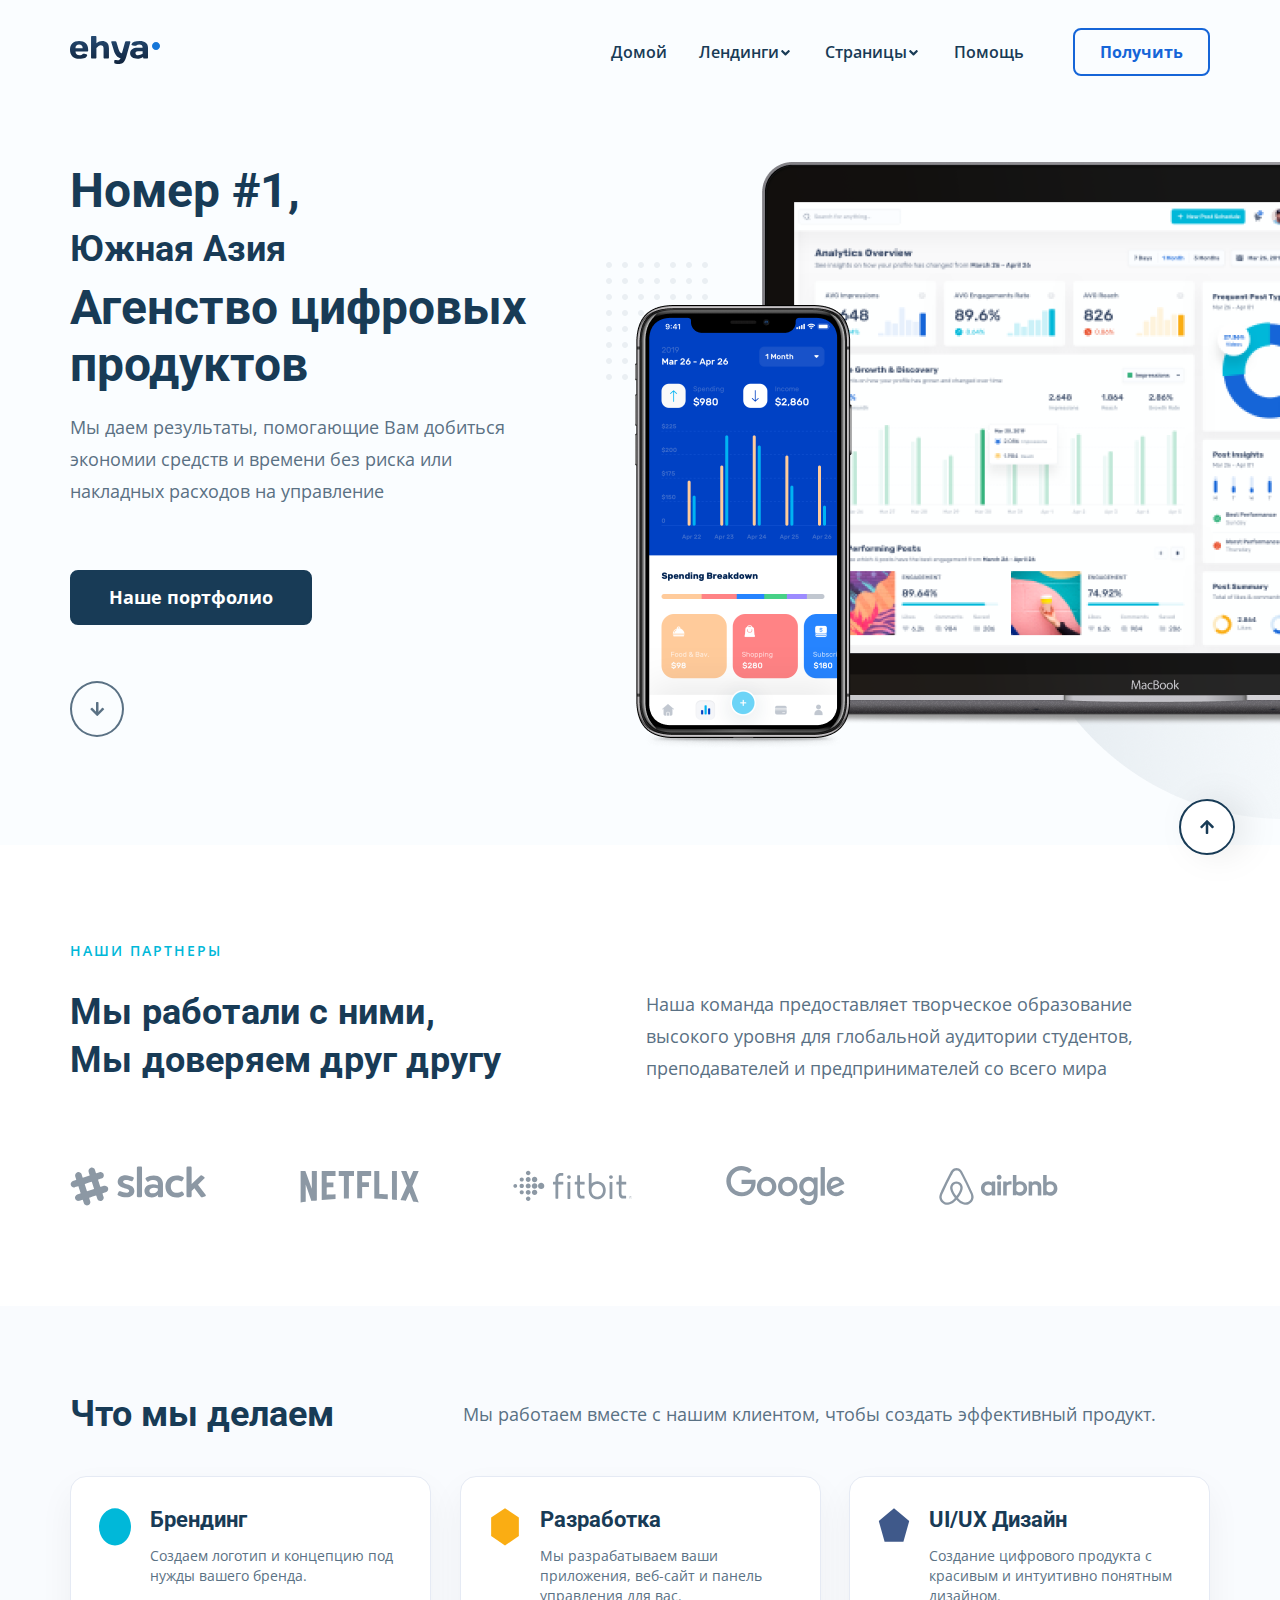
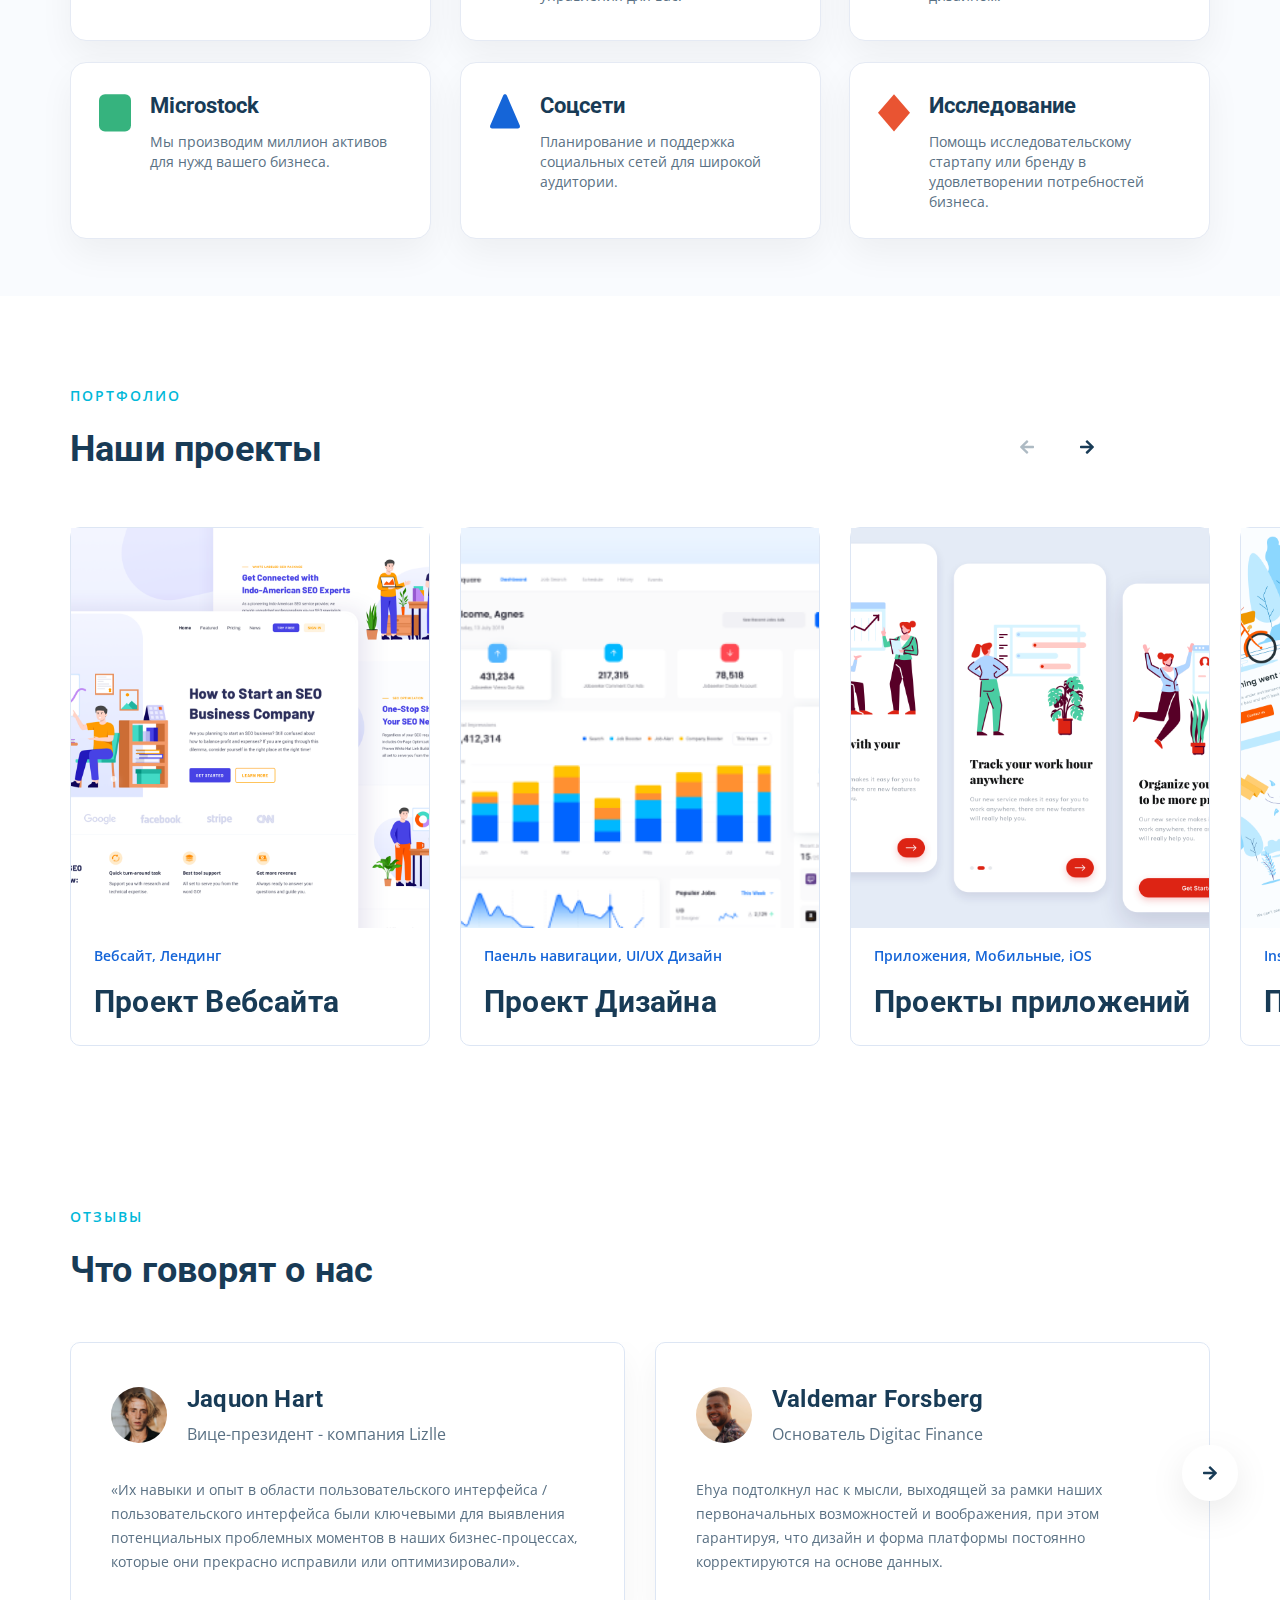
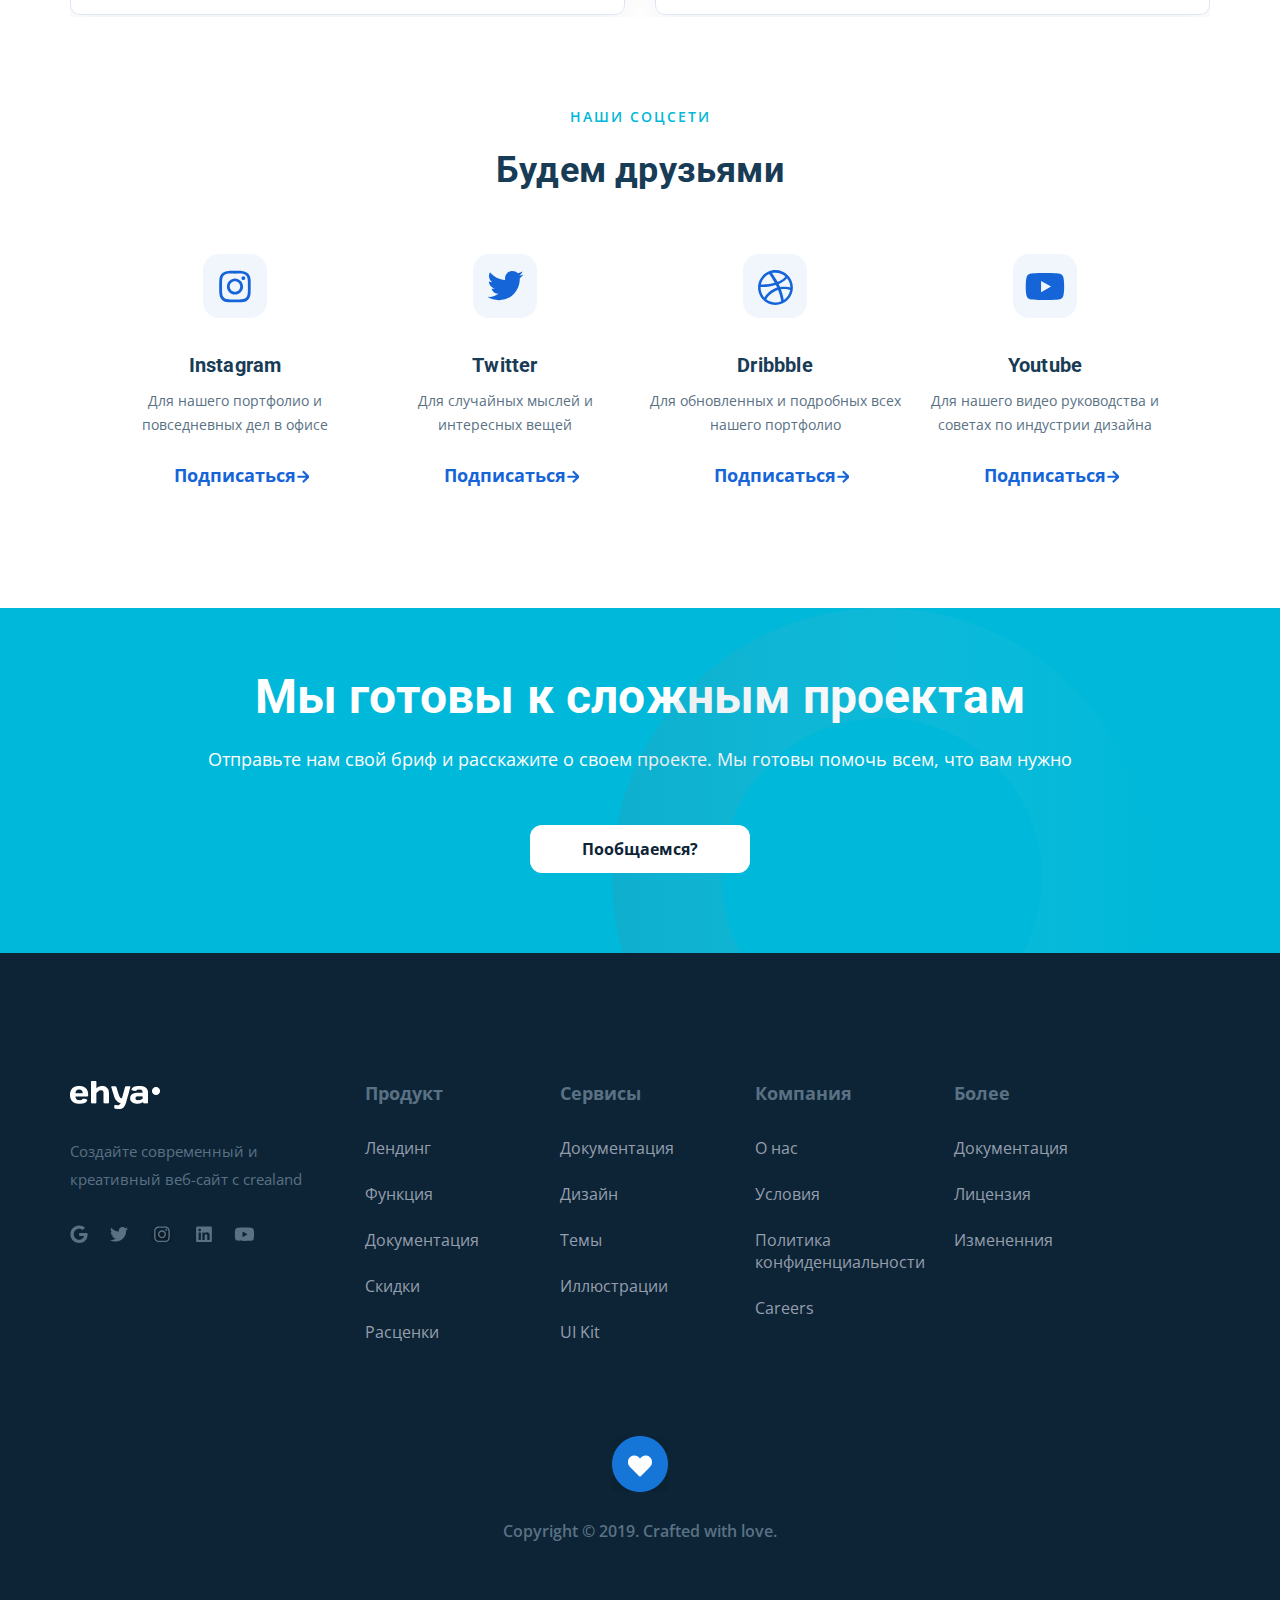
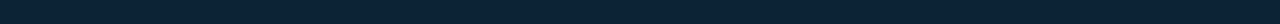
<file: index.html>
<!DOCTYPE html>
<html lang="ru">
  <head>
    <meta charset="UTF-8" />
    <meta http-equiv="X-UA-Compatible" content="IE=edge" />
    <meta name="viewport" content="width=device-width, initial-scale=1.0" />
    <title>Агентство Толика</title>
    <link rel="shortcut icon" href="favicon.ico" type="image/x-icon" />
    <link rel="icon" href="favicon.ico" type="image/x-icon" />
    <link rel="preconnect" href="https://fonts.gstatic.com" />
    <link
      href="https://fonts.googleapis.com/css2?family=Open+Sans:wght@400;600&family=Roboto:wght@400;700&display=swap"
      rel="stylesheet"
    />
    <link rel="stylesheet" href="./css/swiper-bundle.min.css" />
    <link rel="stylesheet" href="./css/style.css" />
  </head>
  <body>
    <div class="navbar navbar--mobile_fixed">
      <div class="container">
        <header class="navbar__header">
          <div class="navbar__logo">
            <a href="./index.html" class="navbar__link">
              <img src="./img/Logo-header.svg" alt="logo" class="logo" />
            </a>
          </div>
          <nav class="navbar-menu">
            <ul class="navbar-menu__items">
              <li class="navbar-menu__item">
                <a href="#" class="navbar-menu__link">Домой</a>
              </li>
              <li class="navbar-menu__item" data-target="hidden">
                <button class="navbar-menu__link navbar-menu__link-button">
                  Лендинги
                </button>
                <ul class="navbar-menu__hidden" id="hidden">
                  <li class="navbar-menu__hidden-link">Flowers</li>
                  <li class="navbar-menu__hidden-link">House</li>
                  <li class="navbar-menu__hidden-link">Devs</li>
                  <li class="navbar-menu__hidden-link">Music</li>
                </ul>
              </li>
              <li class="navbar-menu__item" data-target="hiddens">
                <button class="navbar-menu__link navbar-menu__link-buttons">
                  Страницы
                </button>
                <ul class="navbar-menu__hiddens" id="hiddens">
                  <li class="navbar-menu__hidden-link">Главная</li>
                  <li class="navbar-menu__hidden-link">Отзывы</li>
                  <li class="navbar-menu__hidden-link">Инфомация</li>
                  <li class="navbar-menu__hidden-link">Проекты</li>
                  <li class="navbar-menu__hidden-link">Конаткы</li>
                </ul>
              </li>
              <li class="navbar-menu__item">
                <a href="#" class="navbar-menu__link">Помощь</a>
              </li>
            </ul>
            <button
              class="button navbar-button"
              data-toggle="modal"
              data-href="#agency-modal"
            >
              <span class="navbar-button__text">Получить</span>
            </button>
          </nav>
          <!-- /.navbar__menu -->
          <button class="button-hidden navbar__menu-button">
            <span class="button-hidden__line"></span>
            <span class="button-hidden__line"></span>
            <span class="button-hidden__line"></span>
          </button>
        </header>
        <!-- /.navbar__header -->
      </div>
      <!-- /.container -->
    </div>
    <!-- /.header -->
    <section class="hero">
      <div class="container">
        <div class="hero-main">
          <div class="hero-wrapper">
            <div class="hero-info">
              <h2 class="hero-info__title">Номер #1,</h2>
              <span class="hero-info__title-text">Южная Азия</span>
              <h1 class="hero-info__title hero-info__title--mb15">
                Агенство цифровых продуктов
              </h1>
              <p class="hero-info__text">
                Мы даем результаты, помогающие Вам добиться экономии средств и
                времени без риска или накладных&nbsp;расходов на управление
              </p>
              <a class="button hero__button" href="#portfolio">
                Наше портфолио
              </a>
              <a class="button hero__button-circle" href="#partners"></a>
            </div>
            <!-- /.hero-info -->
            <div class="hero-image">
              <img src="./img/mac2.png" alt="" class="hero-image__mac" />
            </div>
          </div>
          <!-- /.hero-wrapper__text -->
        </div>
        <!-- /.hero-main -->
      </div>
    </section>
    <!-- /.hero -->
    <section class="partners" id="partners">
      <div class="container">
        <div class="patners-wrapper">
          <div class="partners__info">
            <span class="partners__our const-text">Наши партнеры</span>
            <div class="partners-text">
              <h2 class="partners-text__title">
                Мы работали с ними,<br />Мы доверяем друг другу
              </h2>
              <span class="partners-text__quality">
                Наша команда предоставляет творческое образование высокого
                уровня для глобальной&nbsp;аудитории студентов, преподавателей и
                предпринимателей со&nbsp;всего&nbsp;мира
              </span>
            </div>
          </div>
          <!-- /.partners__info -->
          <div class="partners-logo">
            <div class="partners-logo__item">
              <img
                src="./img/slack.svg"
                alt="logo: slack"
                class="partners__image"
              />
            </div>
            <div class="partners-logo__item">
              <img
                src="./img/netflix.svg"
                alt="logo: netflix"
                class="partners__image"
              />
            </div>
            <div class="partners-logo__item">
              <img
                src="./img/fitbit.svg"
                alt="logo: netflix"
                class="partners__image"
              />
            </div>
            <div class="partners-logo__item">
              <img
                src="./img/google.svg"
                alt="logo: google"
                class="partners__image"
              />
            </div>
            <div class="partners-logo__item">
              <img
                src="./img/airbnb.svg"
                alt="logo: airbnb"
                class="partners__image"
              />
            </div>
          </div>
        </div>
        <!-- /.patners-wrapper -->
      </div>
    </section>
    <!-- /.partners -->
    <section class="service">
      <div class="container">
        <div class="service-wrapper">
          <div class="service-heading">
            <h2 class="service-heading__title">Что мы делаем</h2>
            <div class="service-heading__text">
              Мы работаем вместе с нашим клиентом, чтобы создать эффективный
              продукт.
            </div>
          </div>
          <!-- /.service-heading -->
          <div class="service-info">
            <div class="card service-info__card">
              <div class="card__image">
                <img src="./img/brend.svg" alt="decor image" />
              </div>
              <div class="card__info">
                <h4 class="card__title">Брендинг</h4>
                <div class="card__text">
                  Создаем логотип и концепцию под нужды вашего бренда.
                </div>
              </div>
            </div>
            <!-- /.card -->
            <div class="card service-info__card">
              <div class="card__image">
                <img src="./img/devs.svg" alt="decor image" />
              </div>
              <div class="card__info">
                <h4 class="card__title">Разработка</h4>
                <div class="card__text">
                  Мы разрабатываем ваши приложения, веб-сайт и панель управления
                  для вас.
                </div>
              </div>
            </div>
            <!-- /.card -->
            <div class="card service-info__card">
              <div class="card__image">
                <img src="./img/uiux.svg" alt="decor image" />
              </div>
              <div class="card__info">
                <h4 class="card__title">UI/UX Дизайн</h4>
                <div class="card__text">
                  Создание цифрового продукта с красивым и интуитивно понятным
                  дизайном.
                </div>
              </div>
            </div>
            <!-- /.card -->
            <div class="card service-info__card">
              <div class="card__image">
                <img src="./img/Microstock.svg" alt="decor image" />
              </div>
              <div class="card__info">
                <h4 class="card__title">Microstock</h4>
                <div class="card__text">
                  Мы производим миллион активов для нужд вашего бизнеса.
                </div>
              </div>
            </div>
            <!-- /.card -->
            <div class="card service-info__card">
              <div class="card__image">
                <img src="./img/social.svg" alt="decor image" />
              </div>
              <div class="card__info">
                <h4 class="card__title">Соцсети</h4>
                <div class="card__text">
                  Планирование и поддержка социальных сетей для широкой
                  аудитории.
                </div>
              </div>
            </div>
            <!-- /.card -->
            <div class="card service-info__card">
              <div class="card__image">
                <img src="./img/Polygon.svg" alt="decor image" />
              </div>
              <div class="card__info">
                <h4 class="card__title">Исследование</h4>
                <div class="card__text">
                  Помощь исследовательскому стартапу или бренду в удовлетворении
                  потребностей бизнеса.
                </div>
              </div>
            </div>
            <!-- /.card -->
          </div>
          <!-- /.service-info -->
        </div>
        <!-- /.service-wrapper -->
      </div>
    </section>
    <!-- /.service -->
    <section class="portfolio" id="portfolio">
      <div class="container">
        <div class="portfolio-wrapper">
          <span class="portfolio__info const-text">Портфолио</span>
          <div class="portfolio-heading">
            <h2 class="portfolio-heading__title">Наши проекты</h2>
            <div class="portfolio-heading__button">
              <button
                class="portfolio-heading__button portfolio-heading__button--prev"
              ></button>
              <button
                class="portfolio-heading__button portfolio-heading__button--next"
              ></button>
            </div>
          </div>
          <!-- /.portfolio-heading -->
          <div class="swiper-container portfolio-slider">
            <div class="swiper-wrapper">
              <div class="swiper-slide portfolio-slides">
                <div class="portfolio-slides__card">
                  <div class="portfolio-slides__images">
                    <img
                      src="./img/slide-1.png"
                      alt="slide"
                      class="portfolio-slides__image"
                    />
                  </div>
                  <div class="portfolio-slides__footer">
                    <div class="portfolio-slides__info">Вебсайт, Лендинг</div>
                    <div class="portfolio-slides__name">Проект Вебсайта</div>
                  </div>
                </div>
              </div>
              <!-- /.portfolio-card -->
              <div class="swiper-slide portfolio-slides">
                <div class="portfolio-slides__card">
                  <div class="portfolio-slides__images">
                    <img
                      src="./img/slide-2.png"
                      alt="slide"
                      class="portfolio-slides__image"
                    />
                  </div>
                  <div class="portfolio-slides__footer">
                    <div class="portfolio-slides__info">
                      Паенль навигации, UI/UX Дизайн
                    </div>
                    <div class="portfolio-slides__name">Проект Дизайна</div>
                  </div>
                </div>
              </div>
              <!-- /.portfolio-card -->
              <div class="swiper-slide portfolio-slides">
                <div class="portfolio-slides__card">
                  <div class="portfolio-slides__images">
                    <img
                      src="./img/slide-3.png"
                      alt="slide"
                      class="portfolio-slides__image"
                    />
                  </div>
                  <div class="portfolio-slides__footer">
                    <div class="portfolio-slides__info">
                      Приложения, Мобильные, iOS
                    </div>
                    <div class="portfolio-slides__name">Проекты приложений</div>
                  </div>
                </div>
              </div>
              <!-- /.portfolio-card -->
              <div class="swiper-slide portfolio-slides">
                <div class="portfolio-slides__card">
                  <div class="portfolio-slides__images">
                    <img
                      src="./img/slide-4.png"
                      alt="slide"
                      class="portfolio-slides__image"
                    />
                  </div>
                  <div class="portfolio-slides__footer">
                    <div class="portfolio-slides__info">Instagram</div>
                    <div class="portfolio-slides__name">Проект Иллюстраций</div>
                  </div>
                </div>
              </div>
              <!-- /.portfolio-card -->
            </div>
          </div>
          <!-- /.porfolio-sider -->
        </div>
        <!-- /.portfolio-wrapper -->
      </div>
    </section>
    <!-- /.portfolio -->
    <section class="portfolio portfolio-duble" id="portfolio2">
      <div class="container">
        <div class="portfolio-wrapper">
          <span class="portfolio__info const-text">Портфолио</span>
          <div class="portfolio-heading">
            <h2 class="portfolio-heading__title">Наши проекты</h2>
            <div class="portfolio-heading__button">
              <button
                class="portfolio-heading__button portfolio-heading__button--prev"
              ></button>
              <button
                class="portfolio-heading__button portfolio-heading__button--next"
              ></button>
            </div>
          </div>
          <!-- /.portfolio-heading -->
          <div class="portfolio-slides">
            <div class="portfolio-slides__card">
              <div class="portfolio-slides__images">
                <img
                  src="./img/slide-1.png"
                  alt="slide"
                  class="portfolio-slides__image"
                />
              </div>
              <div class="portfolio-slides__footer">
                <div class="portfolio-slides__info">Вебсайт, Лендинг</div>
                <div class="portfolio-slides__name">Проект Вебсайта</div>
              </div>
            </div>
            <!-- /.portfolio-card -->
            <div class="portfolio-slides__card">
              <div class="portfolio-slides__images">
                <img
                  src="./img/slide-2.png"
                  alt="slide"
                  class="portfolio-slides__image"
                />
              </div>
              <div class="portfolio-slides__footer">
                <div class="portfolio-slides__info">
                  Паенль навигации, UI/UX Дизайн
                </div>
                <div class="portfolio-slides__name">Проект Дизайна</div>
              </div>
            </div>
            <!-- /.portfolio-card -->
            <div class="portfolio-slides__card">
              <div class="portfolio-slides__images">
                <img
                  src="./img/slide-3.png"
                  alt="slide"
                  class="portfolio-slides__image"
                />
              </div>
              <div class="portfolio-slides__footer">
                <div class="portfolio-slides__info">
                  Приложения, Мобильные, iOS
                </div>
                <div class="portfolio-slides__name">Проекты приложений</div>
              </div>
            </div>
            <!-- /.portfolio-card -->
            <div class="portfolio-slides__card">
              <div class="portfolio-slides__images">
                <img
                  src="./img/slide-4.png"
                  alt="slide"
                  class="portfolio-slides__image"
                />
              </div>
              <div class="portfolio-slides__footer">
                <div class="portfolio-slides__info">Instagram</div>
                <div class="portfolio-slides__name">Проект Иллюстраций</div>
              </div>
            </div>
            <!-- /.portfolio-card -->
          </div>
        </div>
      </div>
    </section>
    <section class="reviews">
      <div class="container">
        <div class="reviews-wrapper">
          <span class="reviews__info const-text">Отзывы</span>
          <div class="reviews-heading">
            <h2 class="reviews-heading__title">Что говорят о нас</h2>
          </div>
          <!-- /.reviews-heading -->
          <div class="swiper-container reviews-slider">
            <div class="swiper-wrapper">
              <div class="swiper-slide swiper-slide-test reviews-slides">
                <div class="card reviews-slides__card">
                  <div class="reviews-slides__user">
                    <img
                      src="./img/icon-slide1.png"
                      class="reviews-slides__avatar"
                      alt="user photo"
                    />
                    <div class="reviews-slides__username">
                      <h4 class="reviews-slides__name">Jaquon Hart</h4>
                      <span class="reviews-slides__title">
                        Вице-президент - компания Lizlle
                      </span>
                    </div>
                  </div>
                  <div class="reviews-slides__text">
                    <div class="reviews-slides__review">
                      «Их навыки и опыт в области пользовательского интерфейса /
                      пользовательского интерфейса были ключевыми для выявления
                      потенциальных проблемных моментов в наших
                      бизнес-процессах, которые они прекрасно исправили или
                      оптимизировали».
                    </div>
                  </div>
                </div>
              </div>
              <!-- /.reviews-card -->
              <div class="swiper-slide swiper-slide-test reviews-slides">
                <div class="card reviews-slides__card">
                  <div class="reviews-slides__user">
                    <img
                      src="./img/avatar2.png"
                      class="reviews-slides__avatar"
                      alt="user photo"
                    />
                    <div class="reviews-slides__username">
                      <h4 class="reviews-slides__name">Valdemar Forsberg</h4>
                      <span class="reviews-slides__title">
                        Основатель Digitac Finance
                      </span>
                    </div>
                  </div>
                  <div class="reviews-slides__text">
                    <div class="reviews-slides__review">
                      Ehya подтолкнул нас к мысли, выходящей за рамки наших
                      первоначальных возможностей и воображения, при этом
                      гарантируя, что дизайн и форма платформы постоянно
                      корректируются на основе данных.
                    </div>
                  </div>
                </div>
              </div>
              <!-- /.reviews-card -->
              <div class="swiper-slide swiper-slide-test reviews-slides">
                <div class="card reviews-slides__card">
                  <div class="reviews-slides__user">
                    <img
                      src="./img/icon-slide1.png"
                      class="reviews-slides__avatar"
                      alt="user photo"
                    />
                    <div class="reviews-slides__username">
                      <h4 class="reviews-slides__name">Jaquon Hart</h4>
                      <span class="reviews-slides__title">
                        Вице-президент - компания Lizlle
                      </span>
                    </div>
                  </div>
                  <div class="reviews-slides__text">
                    <div class="reviews-slides__review">
                      «Их навыки и опыт в области пользовательского интерфейса /
                      пользовательского интерфейса были ключевыми для выявления
                      потенциальных проблемных моментов в наших
                      бизнес-процессах, которые они прекрасно исправили или
                      оптимизировали».
                    </div>
                  </div>
                </div>
              </div>
              <!-- /.reviews-card -->
              <div class="swiper-slide swiper-slide-test reviews-slides">
                <div class="card reviews-slides__card">
                  <div class="reviews-slides__user">
                    <img
                      src="./img/avatar2.png"
                      class="reviews-slides__avatar"
                      alt="user photo"
                    />
                    <div class="reviews-slides__username">
                      <h4 class="reviews-slides__name">Valdemar Forsberg</h4>
                      <span class="reviews-slides__title">
                        Основатель Digitac Finance
                      </span>
                    </div>
                  </div>
                  <div class="reviews-slides__text">
                    <div class="reviews-slides__review">
                      Ehya подтолкнул нас к мысли, выходящей за рамки наших
                      первоначальных возможностей и воображения, при этом
                      гарантируя, что дизайн и форма платформы постоянно
                      корректируются на основе данных.
                    </div>
                  </div>
                </div>
              </div>
              <!-- /.reviews-card -->
            </div>
            <!-- /.swiper-wrapper -->
          </div>
          <!-- ./reviews-slider -->
          <button class="reviews-button"></button>
        </div>
        <!-- /.reviews-wrapper -->
      </div>
    </section>
    <!-- /.reviews -->
    <section class="social">
      <div class="container">
        <div class="social-wrapper">
          <div class="social-top">
            <span class="social-top const-text">Наши соцсети</span>
            <h2 class="social-top__title">Будем друзьями</h2>
          </div>
          <!-- /.social-top -->
          <div class="social-bottom">
            <div class="social-bottom__item">
              <div class="social-bottom__icon">
                <img
                  src="./img/instagram.svg"
                  alt="instagram link"
                  class="social-bottom__image"
                />
              </div>
              <h3 class="social-bottom__title">Instagram</h3>
              <div class="social-bottom__text">
                Для нашего портфолио и повседневных дел в офисе
              </div>
              <a
                href="https://www.instagram.com"
                class="social-bottom__link"
                target="_blank"
                >Подписаться</a
              >
            </div>
            <!-- /.social-bottom__item -->
            <div class="social-bottom__item">
              <div class="social-bottom__icon">
                <img
                  src="./img/twitter.svg"
                  alt="twitter link"
                  class="social-bottom__image"
                />
              </div>
              <h3 class="social-bottom__title">Twitter</h3>
              <div class="social-bottom__text">
                Для случайных мыслей и интересных&nbsp;вещей
              </div>
              <a
                href="https://www.twitter.com/"
                class="social-bottom__link"
                target="_blank"
                >Подписаться</a
              >
            </div>
            <!-- /.social-bottom__item -->
            <div class="social-bottom__item">
              <div class="social-bottom__icon">
                <img
                  src="./img/dribbble.svg"
                  alt="dribbble link"
                  class="social-bottom__image"
                />
              </div>
              <h3 class="social-bottom__title">Dribbble</h3>
              <div class="social-bottom__text">
                Для обновленных и подробных всех нашего портфолио
              </div>
              <a
                href="https://dribbble.com/"
                class="social-bottom__link"
                target="_blank"
                >Подписаться</a
              >
            </div>
            <!-- /.social-bottom__item -->
            <div class="social-bottom__item">
              <div class="social-bottom__icon">
                <img
                  src="./img/youtube.svg"
                  alt="youtube link"
                  class="social-bottom__image social-bottom__image--mb30"
                />
              </div>
              <h3 class="social-bottom__title">Youtube</h3>
              <div class="social-bottom__text">
                Для нашего видео руководства и советах по индустрии дизайна
              </div>
              <a
                href="https://www.youtube.com"
                class="social-bottom__link"
                target="_blank"
                >Подписаться</a
              >
            </div>
            <!-- /.social-bottom__item -->
          </div>
          <!-- /.social-bottom -->
        </div>
        <!-- /.social-wrapper -->
      </div>
    </section>
    <!-- /.social -->
    <section class="order">
      <div class="container">
        <div class="order-wrapper">
          <h2 class="order-wrapper__title">Мы готовы к сложным проектам</h2>
          <span class="order-wrapper__text"
            >Отправьте нам свой бриф и расскажите о своем проекте. Мы готовы
            помочь всем, что вам нужно</span
          >
          <button
            class="order-wrapper__button"
            data-toggle="modal"
            data-href="#agency-modal"
          >
            Пообщаемся?
          </button>
        </div>
        <!-- /.order-wrapper -->
      </div>
    </section>
    <!-- /.order -->
    <footer class="footer">
      <div class="container">
        <div class="footer-wrapper">
          <div class="footer-info">
            <div class="footer-info__blocks">
              <div class="footer-info__block">
                <a href="index.html" class="footer-info__logo">
                  <img
                    src="./img/Logo-footer.png"
                    alt="logo"
                    class="footer-info__logo"
                /></a>
                <div class="footer-info__text">
                  Создайте современный и креативный веб-сайт с crealand
                </div>
                <div class="footer-info__items">
                  <div class="footer-info__social-links">
                    <a
                      title="google.com"
                      href="https://www.google.com"
                      target="_blank"
                      ><img
                        src="./img/google-icon.svg"
                        alt="google"
                        class="footer-info__social-icon"
                    /></a>
                  </div>
                  <div class="footer-info__social-links">
                    <a
                      title="twitter.com"
                      href="https://www.twitter.com"
                      target="_blank"
                      ><img
                        src="./img/twitter-icon.svg"
                        alt="twitter link"
                        class="footer-info__social-icon"
                    /></a>
                  </div>
                  <div class="footer-info__social-links">
                    <a
                      title="instagram.com"
                      href="https://www.instagram.com"
                      target="_blank"
                      ><img
                        src="./img/instagram-icon.svg"
                        alt="instagram"
                        class="footer-info__social-icon"
                    /></a>
                  </div>
                  <div class="footer-info__social-links">
                    <a
                      title="linkedin.com"
                      href="https://www.linkedin.com"
                      target="_blank"
                      ><img
                        src="./img/linkedin-icon.svg"
                        alt="linkedin"
                        class="footer-info__social-icon"
                    /></a>
                  </div>
                  <div class="footer-info__social-links">
                    <a
                      title="youtube.com"
                      href="https://www.youtube.com"
                      target="_blank"
                      ><img
                        src="./img/youtube-icon.svg"
                        alt="youtube"
                        class="footer-info__social-icon"
                    /></a>
                  </div>
                </div>
              </div>
            </div>
            <div class="footer-info__blocks2">
              <div class="footer-info__item">
                <h4 class="footer-info__item-title">Продукт</h4>
                <a href="#" class="footer-info__item-link">Лендинг</a>
                <a href="#" class="footer-info__item-link">Функция</a>
                <a href="#" class="footer-info__item-link">Документация</a>
                <a href="#" class="footer-info__item-link">Скидки</a>
                <a href="#" class="footer-info__item-link">Расценки</a>
              </div>
              <div class="footer-info__item">
                <h4 class="footer-info__item-title">Сервисы</h4>
                <a href="#" class="footer-info__item-link">Документация</a>
                <a href="#" class="footer-info__item-link">Дизайн</a>
                <a href="#" class="footer-info__item-link">Темы</a>
                <a href="#" class="footer-info__item-link">Иллюстрации</a>
                <a href="#" class="footer-info__item-link">UI Kit</a>
              </div>
              <div class="footer-info__item">
                <h4 class="footer-info__item-title">Компания</h4>
                <a href="#" class="footer-info__item-link">О нас</a>
                <a href="#" class="footer-info__item-link">Условия</a>
                <a href="#" class="footer-info__item-link-visible"
                  >Политика конфиденциальности
                </a>
                <a
                  href="#"
                  class="footer-info__item-link footer-info__item-link--hidden"
                  >Privacy Policy
                </a>
                <a href="#" class="footer-info__item-link">Careers</a>
              </div>
              <div class="footer-info__item">
                <h4 class="footer-info__item-title">Более</h4>
                <a href="#" class="footer-info__item-link">Документация</a>
                <a href="#" class="footer-info__item-link">Лицензия</a>
                <a href="#" class="footer-info__item-link">Измененния</a>
              </div>
            </div>
          </div>
          <!-- /.footer-info -->
          <div class="footer-bottom">
            <img
              src="./img/Heart.png"
              alt="icon heart"
              class="footer-bottom__image"
            />
            <div class="footer-bottom__text">
              Copyright © 2019. Crafted with love.
            </div>
          </div>
          <!-- /.footer-bottom -->
        </div>
      </div>
    </footer>

    <div class="modal" id="agency-modal">
      <div class="modal__overlay"></div>
      <!-- /.modal__overlay -->
      <div class="modal__dialog">
        <a href="#" class="modal__close">
          <img src="./img/close.svg" alt="icon: close" />
        </a>
        <h3 class="modal__title modal__title--mb-3">Ваше сообщение</h3>
        <form action="./send.php" method="POST" class="modal__form form">
          <div class="modal__input-group">
            <input
              type="text"
              class="input modal__input"
              placeholder="Введите Ваше имя*"
              name="name"
              required
              minlength="2"
            />
          </div>
          <div class="modal__input-group">
            <input
              type="tel"
              class="input modal__input"
              placeholder="Введите телефон*"
              name="phone"
              required
              minlength="17"
            />
          </div>
          <div class="modal__input-group">
            <input
              type="email"
              class="input modal__input"
              placeholder="Ваш Email*"
              name="email"
              required
            />
          </div>
          <textarea
            class="message modal__message"
            placeholder="Комментарий*"
            name="message"
          ></textarea>
          <button class="button modal__button" type="submit">
            Получить предложение
          </button>
        </form>
      </div>
      <!-- /.modal__dialog -->
    </div>
    <a class="button-up" id="button-up" href="index.html"></a>
    <script src="./js/jquery-3.6.0.min.js"></script>
    <script src="./js/jquery.validate.min.js"></script>
    <script src="./js/swiper-bundle.min.js"></script>
    <script src="./js/jquery.mask.min.js"></script>
    <script src="./js/main.js"></script>
  </body>
</html>
</file>
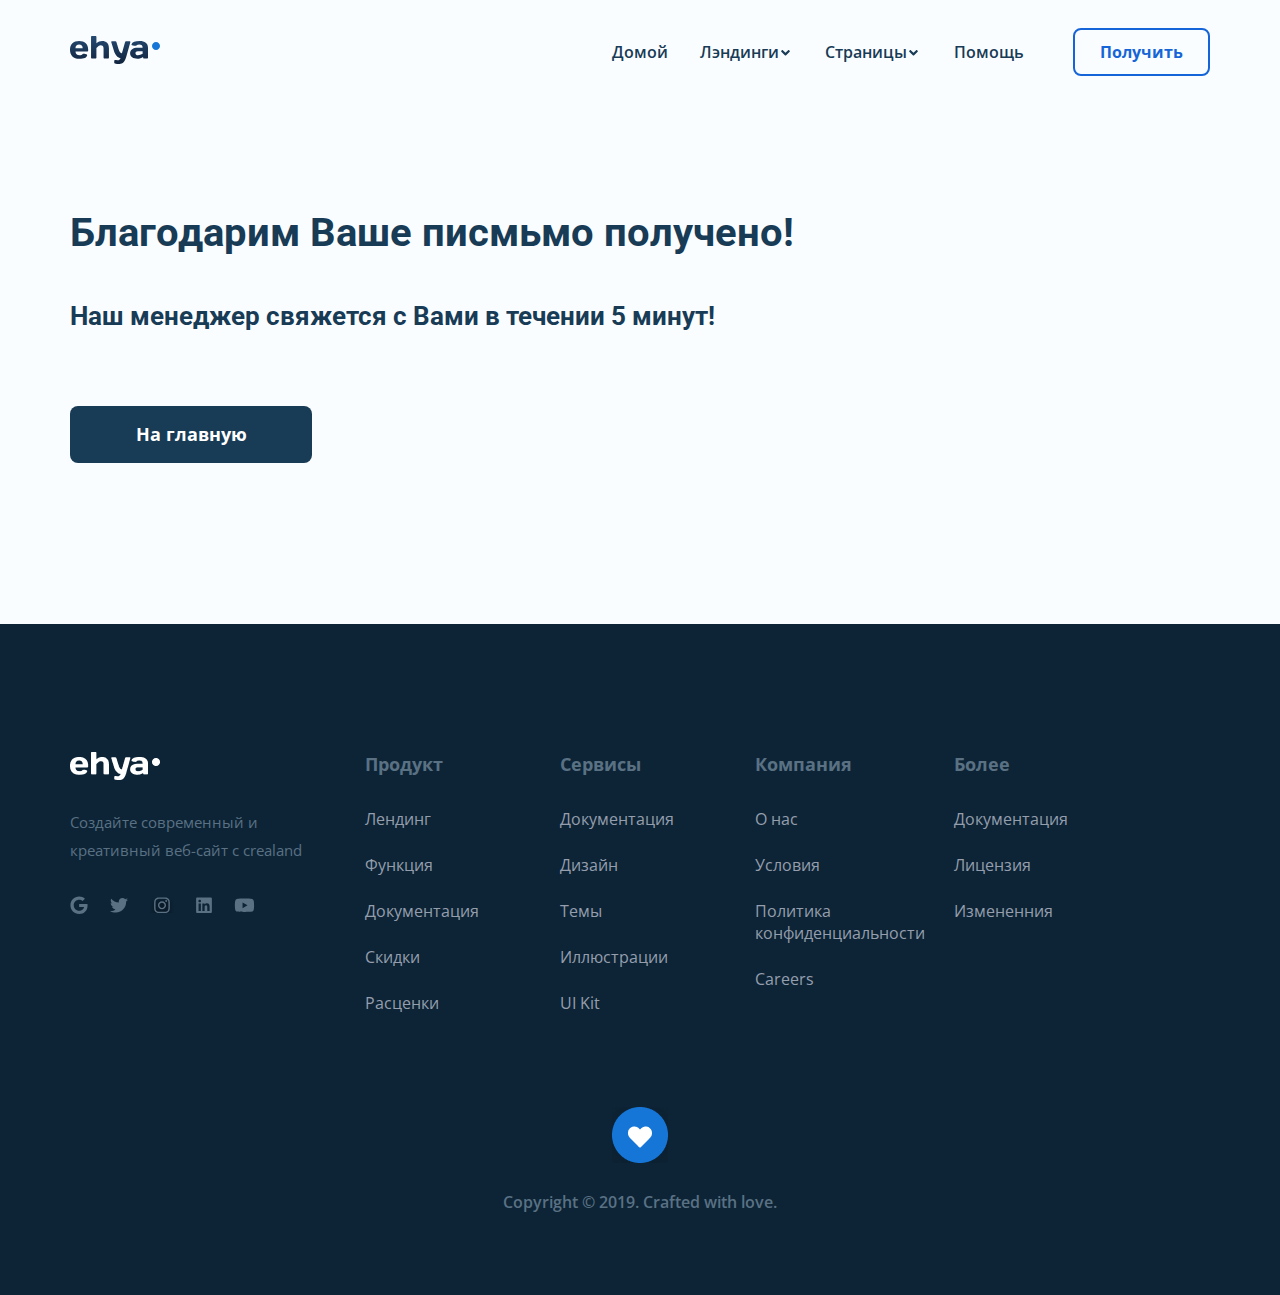
<file: thankyou.html>
<!DOCTYPE html>
<html lang="ru">
  <head>
    <meta charset="UTF-8" />
    <meta http-equiv="X-UA-Compatible" content="IE=edge" />
    <meta name="viewport" content="width=device-width, initial-scale=1.0" />
    <title>Агенство Толика</title>
    <link rel="shortcut icon" href="favicon.ico" type="image/x-icon" />
    <link rel="icon" href="favicon.ico" type="image/x-icon" />
    <link rel="preconnect" href="https://fonts.gstatic.com" />
    <link
      href="https://fonts.googleapis.com/css2?family=Open+Sans:wght@400;600&family=Roboto:wght@400;700&display=swap"
      rel="stylesheet"
    />
    <link rel="stylesheet" href="./css/swiper-bundle.min.css" />
    <link rel="stylesheet" href="./css/style.css" />
  </head>
  <body>
    <div class="navbar navbar--mobile_fixed">
      <div class="container">
        <header class="navbar__header">
          <div class="navbar__logo">
            <a href="./index.html" class="navbar__link">
              <img src="./img/Logo-header.svg" alt="logo" class="logo" />
            </a>
          </div>
          <nav class="navbar-menu">
            <ul class="navbar-menu__items">
              <li class="navbar-menu__item">
                <a href="#" class="navbar-menu__link">Домой</a>
              </li>
              <li class="navbar-menu__item">
                <button
                  href="#"
                  class="navbar-menu__link navbar-menu__link-button"
                >
                  Лэндинги
                </button>
                <ul class="navbar-menu__hidden">
                  <li class="navbar-menu__hidden-link">Flowers</li>
                  <li class="navbar-menu__hidden-link">House</li>
                  <li class="navbar-menu__hidden-link">Devs</li>
                  <li class="navbar-menu__hidden-link">Music</li>
                </ul>
              </li>
              <li class="navbar-menu__item">
                <button
                  href="#"
                  class="navbar-menu__link navbar-menu__link-buttons"
                >
                  Страницы
                </button>
                <ul class="navbar-menu__hiddens">
                  <li class="navbar-menu__hidden-link">Главная</li>
                  <li class="navbar-menu__hidden-link">Отзывы</li>
                  <li class="navbar-menu__hidden-link">Инфомация</li>
                  <li class="navbar-menu__hidden-link">Проекты</li>
                  <li class="navbar-menu__hidden-link">Конаткы</li>
                </ul>
              </li>
              <li class="navbar-menu__item">
                <a href="#" class="navbar-menu__link">Помощь</a>
              </li>
            </ul>
            <button
              class="button navbar-button"
              data-toggle="modal"
              data-href="#agency-modal"
            >
              <span class="navbar-button__text">Получить</span>
            </button>
          </nav>
          <!-- /.navbar__menu -->
          <button class="button-hidden navbar__menu-button">
            <span class="button-hidden__line"></span>
            <span class="button-hidden__line"></span>
            <span class="button-hidden__line"></span>
          </button>
        </header>
        <!-- /.navbar__header -->
      </div>
      <!-- /.container -->
    </div>
    <!-- /.header -->
    <section class="thankyou">
      <div class="container">
        <div class="thankyou-main">
          <div class="thankyou-wrapper">
            <div class="thankyou-info">
              <h2 class="thankyou-info__title">Благодарим Ваше писмьмо получено!</h2>
              <span class="thankyou-info__title-text">Наш менеджер свяжется с Вами в течении 5 минут!</span>
              <a href="index.html" class="button thankyou__button">
                На главную
              </a>
            <!-- /.thankyou-info -->
          </div>
          <!-- /.thankyou-wrapper__text -->
        </div>
        <!-- /.thankyou-main -->
      </div>
    </section>
    <!-- /.thankyou -->

    <footer class="footer">
      <div class="container">
        <div class="footer-wrapper">
          <div class="footer-info">
            <div class="footer-info__blocks">
              <div class="footer-info__block">
                <a href="index.html" class="footer-info__logo">
                  <img
                    src="./img/Logo-footer.png"
                    alt="logo"
                    class="footer-info__logo"
                /></a>
                <div class="footer-info__text">
                  Создайте современный и креативный веб-сайт с crealand
                </div>
                <div class="footer-info__items">
                  <div class="footer-info__social-links">
                    <a title="google.com" href="https://www.google.com" target="_blank"
                      ><img
                        src="./img/google-icon.svg"
                        
                        alt="google"
                        class="footer-info__social-icon"
                    /></a>
                  </div>
                  <div class="footer-info__social-links">
                    <a
                      title="twitter.com"
                      href="https://www.twitter.com"
                      target="_blank"
                      ><img
                        src="./img/twitter-icon.svg"
                        alt="twitter link"
                        class="footer-info__social-icon"
                    /></a>
                  </div>
                  <div class="footer-info__social-links">
                    <a
                      title="instagram.com"
                      href="https://www.instagram.com"
                      target="_blank"
                      ><img
                        src="./img/instagram-icon.svg"
                        alt="instagram"
                        class="footer-info__social-icon"
                    /></a>
                  </div>
                  <div class="footer-info__social-links">
                    <a
                      title="linkedin.com"
                      href="https://www.linkedin.com"
                      target="_blank"
                      ><img
                        src="./img/linkedin-icon.svg"
                        alt="linkedin"
                        class="footer-info__social-icon"
                    /></a>
                  </div>
                  <div class="footer-info__social-links">
                    <a
                      title="youtube.com"
                      href="https://www.youtube.com"
                      target="_blank"
                      ><img
                        src="./img/youtube-icon.svg"
                        alt="youtube"
                        class="footer-info__social-icon"
                    /></a>
                  </div>
                </div>
              </div>
            </div>
          <div class="footer-info__blocks2">
            <div class="footer-info__item">
              <h4 class="footer-info__item-title">Продукт</h4>
              <a href="#" class="footer-info__item-link">Лендинг</a>
              <a href="#" class="footer-info__item-link">Функция</a>
              <a href="#" class="footer-info__item-link">Документация</a>
              <a href="#" class="footer-info__item-link">Скидки</a>
              <a href="#" class="footer-info__item-link">Расценки</a>
            </div>
            <div class="footer-info__item">
              <h4 class="footer-info__item-title">Сервисы</h4>
              <a href="#" class="footer-info__item-link">Документация</a>
              <a href="#" class="footer-info__item-link">Дизайн</a>
              <a href="#" class="footer-info__item-link">Темы</a>
              <a href="#" class="footer-info__item-link">Иллюстрации</a>
              <a href="#" class="footer-info__item-link">UI Kit</a>
            </div>
            <div class="footer-info__item">
              <h4 class="footer-info__item-title">Компания</h4>
              <a href="#" class="footer-info__item-link">О нас</a>
              <a href="#" class="footer-info__item-link">Условия</a>
              <a href="#" class="footer-info__item-link-visible"
                >Политика конфиденциальности
              </a>
              <a href="#" class="footer-info__item-link footer-info__item-link--hidden"
                >Privacy Policy
              </a>
              <a href="#" class="footer-info__item-link">Careers</a>
            </div>
            <div class="footer-info__item">
              <h4 class="footer-info__item-title">Более</h4>
              <a href="#" class="footer-info__item-link">Документация</a>
              <a href="#" class="footer-info__item-link">Лицензия</a>
              <a href="#" class="footer-info__item-link">Измененния</a>
            </div>
          </div>
          </div>
          <!-- /.footer-info -->
          <div class="footer-bottom">
            <img
              src="./img/Heart.png"
              alt="icon heart"
              class="footer-bottom__image"
            />
            <div class="footer-bottom__text">
              Copyright © 2019. Crafted with love.
            </div>
          </div>
          <!-- /.footer-bottom -->
        </div>
      </div>
    </footer>

    <div class="modal" id="agency-modal">
      <div class="modal__overlay"></div>
      <!-- /.modal__overlay -->
      <div class="modal__dialog">
        <a href="#" class="modal__close">
          <img src="./img/close.svg" alt="icon: close" />
        </a>
        <h3 class="modal__title modal__title--mb-3">Ваше сообщение</h3>
        <form action="./send.php" method="POST" class="modal__form form">
          <div class="modal__input-group">
            <input
              type="text"
              class="input modal__input"
              placeholder="Введите Ваше имя*"
              name="name"
              required
              minlength="2"
            />
          </div>
          <div class="modal__input-group">
            <input
              type="tel"
              class="input modal__input"
              placeholder="Введите телефон*"
              name="phone"
              required
              minlength="17"
            />
          </div>
          <div class="modal__input-group">
            <input
              type="email"
              class="input modal__input"
              placeholder="Ваш Email*"
              name="email"
              required
            />
          </div>
          <textarea
            class="message modal__message"
            placeholder="Комментарий*"
            name="message"
          ></textarea>
          <button class="button modal__button" type="submit">Получить</button>
        </form>
      </div>
      <!-- /.modal__dialog -->
    </div>
    <script src="./js/jquery-3.6.0.min.js"></script>
    <script src="./js/jquery.validate.min.js"></script>
    <script src="./js/swiper-bundle.min.js"></script>
    <script src="./js/jquery.mask.min.js"></script>
    <script src="./js/main.js"></script>
  </body>
</html>
</file>
